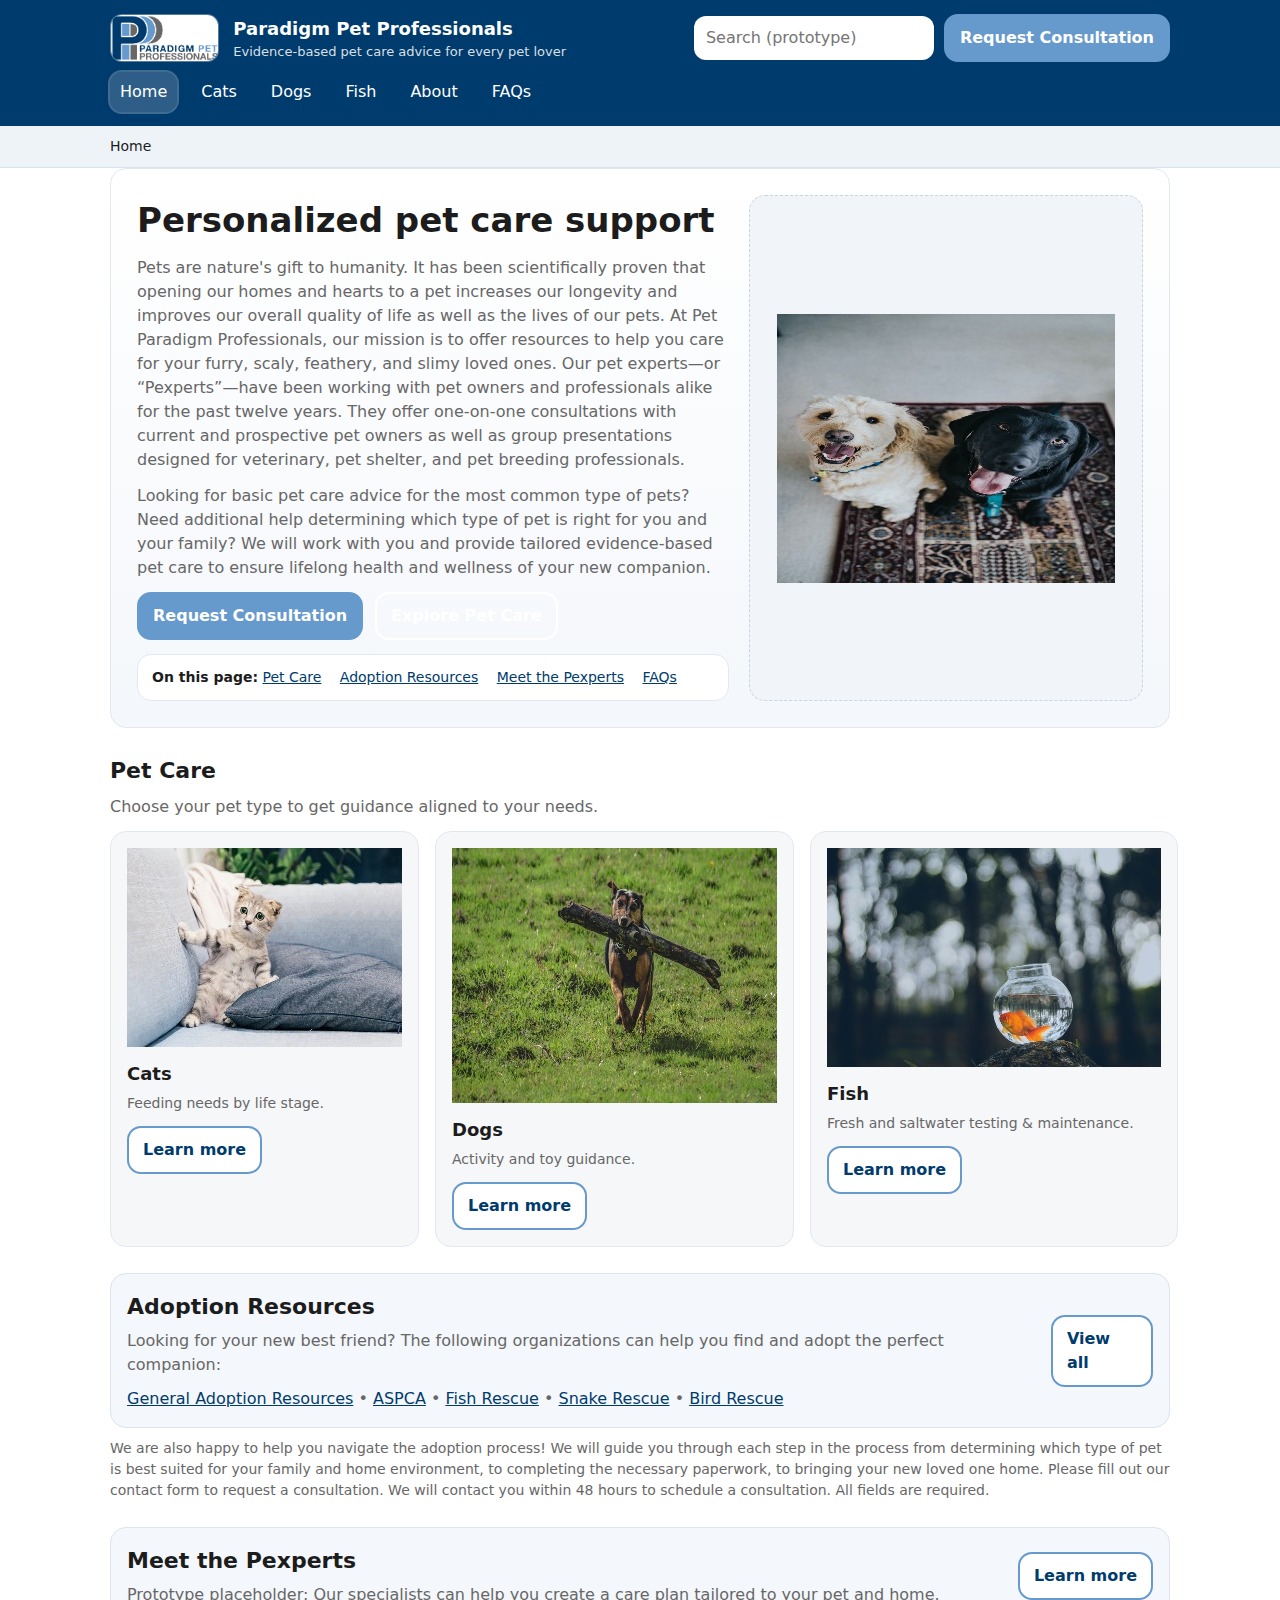
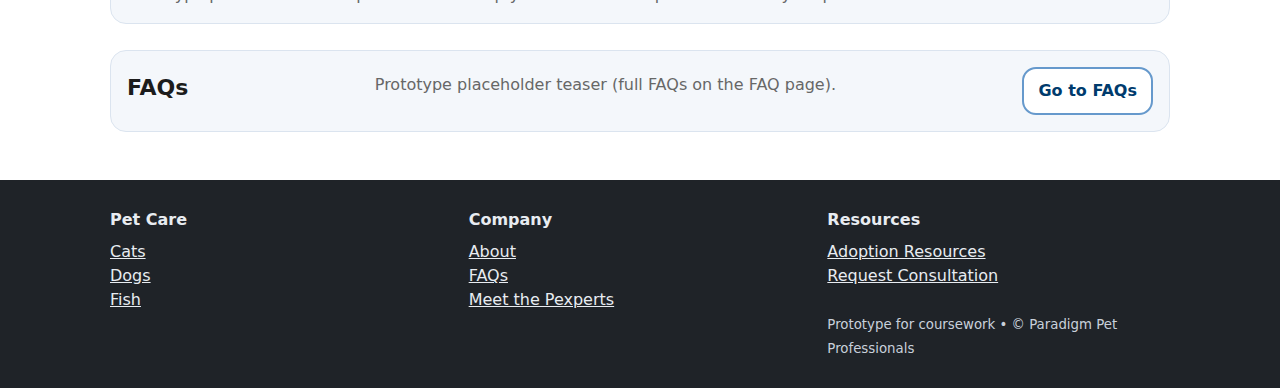
<file: index.html>
<!doctype html>
<html lang="en">
<head>
  <meta charset="utf-8">
  <meta name="viewport" content="width=device-width, initial-scale=1">
  <title>Home | Paradigm Pet Professionals</title>
  <link rel="stylesheet" href="styles.css">
</head>
<body>
<a class="skip-link" href="#main">Skip to content</a>
<header class="site-header">
  <div class="container header-row">
    <div class="brand" aria-label="Branding">
      <a class="brand" href="index.html">
        <img src="images/ppp-logo.png" alt="Paradigm Pet Professionals logo" class="logo">
      </a>
      <div>
        <h1>Paradigm Pet Professionals</h1>
        <p>Evidence-based pet care advice for every pet lover</p>
      </div>
    </div>
    <div class="actions" aria-label="Header actions">
      <input type="search" placeholder="Search (prototype)" aria-label="Search (prototype)">
      <a class="btn primary" href="contact.html">Request Consultation</a>
    </div>
  </div>
  <div class="container" style="margin-top:10px;">
    <nav class="primary nav-row" aria-label="Primary navigation">
      <a href="index.html" aria-current="page">Home</a>
      <a href="cats.html">Cats</a>
      <a href="dogs.html">Dogs</a>
      <a href="fish.html">Fish</a>
      <a href="about.html">About</a>
      <a href="faqs.html">FAQs</a>
    </nav>
  </div>
</header>
<div class="breadcrumbs" aria-label="Breadcrumbs">
  <div class="container">
    <span aria-current="page">Home</span>
  </div>
</div>
<main id="main" class="container">
<section class="hero" aria-label="Hero">
  <div>
    <h2>Personalized pet care support</h2>
    <p>Pets are nature's gift to humanity. It has been scientifically proven that opening our homes and hearts to a pet increases our longevity and improves our overall quality of life as well as the lives of our pets. At Pet Paradigm Professionals, our mission is to offer resources to help you care for your furry, scaly, feathery, and slimy loved ones. Our pet experts—or “Pexperts”—have been working with pet owners and professionals alike for the past twelve years. They offer one-on-one consultations with current and prospective pet owners as well as group presentations designed for veterinary, pet shelter, and pet breeding professionals.</p>
    <p>Looking for basic pet care advice for the most common type of pets? Need additional help determining which type of pet is right for you and your family? We will work with you and provide tailored evidence-based pet care to ensure lifelong health and wellness of your new companion.</p>
    <div class="cta" aria-label="Primary calls to action">
      <a class="btn primary" href="contact.html">Request Consultation</a>
      <a class="btn" href="#pet-care" style="color:#fff;border-color:#fff;">Explore Pet Care</a>
    </div>
    <div class="jump" aria-label="Secondary navigation (on-page)">
      <strong>On this page:</strong>
      <a href="#pet-care">Pet Care</a>
      <a href="#adoption">Adoption Resources</a>
      <a href="#pexperts">Meet the Pexperts</a>
      <a href="#faq-teaser">FAQs</a>
    </div>
  </div>
  <div class="img" aria-label="Hero image placeholder">
    <img src="images/dogs-two-smiling.jpeg"
         alt="Two dogs sitting together"
         class="hero-img">
  </div>
</section>

<section id="pet-care" class="section" aria-label="Pet Care">
  <h3>Pet Care</h3>
  <p>Choose your pet type to get guidance aligned to your needs.</p>
  <div class="cards">
    <div class="card">
      <img src="images/cat-grey-sofa.jpeg" alt="Cat relaxing" class="card-img">
      <h4>Cats</h4>
      <p class="form-note">Feeding needs by life stage.</p>
      <a class="btn" href="cats.html">Learn more</a>
    </div>
    <div class="card">
      <img src="images/dog-playing-stick.jpeg" alt="Dog playing" class="card-img">
      <h4>Dogs</h4>
      <p class="form-note">Activity and toy guidance.</p>
      <a class="btn" href="dogs.html">Learn more</a>
    </div>
    <div class="card">
      <img src="images/fish-bowl.jpeg" alt="Fish in a bowl" class="card-img">
      <h4>Fish</h4>
      <p class="form-note">Fresh and saltwater testing &amp; maintenance.</p>
      <a class="btn" href="fish.html">Learn more</a>
    </div>
  </div>
</section>

<section id="adoption" class="section" aria-label="Adoption resources">
  <div class="callout">
    <div>
      <h3 style="margin:0 0 6px;">Adoption Resources</h3>
      <p style="margin:0;color:var(--gray);">Looking for your new best friend? The following organizations can help you find and adopt the perfect companion:</p>
      <p style="margin:10px 0 0;">
        <a href="https://theshelterpetproject.org/" target="_blank" rel="noreferrer">General Adoption Resources</a> •
        <a href="https://www.aspca.org/" target="_blank" rel="noreferrer">ASPCA</a> •
        <a href="https://www.sterlingshelter.org/humane-society/koi-fish-rescue/" target="_blank" rel="noreferrer">Fish Rescue</a> •
        <a href="https://savethesnakes.org/snakerescuecall/" target="_blank" rel="noreferrer">Snake Rescue</a> •
        <a href="https://ftlob.rescuegroups.org/" target="_blank" rel="noreferrer">Bird Rescue</a>
      </p>
    </div>
    <a class="btn" href="adoption.html">View all</a>
  </div>
  <p class="form-note" style="margin-top:10px;">We are also happy to help you navigate the adoption process! We will guide you through each step in the process from determining which type of pet is best suited for your family and home environment, to completing the necessary paperwork, to bringing your new loved one home. Please fill out our contact form to request a consultation. We will contact you within 48 hours to schedule a consultation. All fields are required.</p>
</section>

<section id="pexperts" class="section" aria-label="Meet the Pexperts">
  <div class="callout">
    <div>
      <h3 style="margin:0 0 6px;">Meet the Pexperts</h3>
      <p style="margin:0;color:var(--gray);">Prototype placeholder: Our specialists can help you create a care plan tailored to your pet and home.</p>
    </div>
    <a class="btn" href="pexperts.html">Learn more</a>
  </div>
</section>

<section id="faq-teaser" class="section" aria-label="FAQ teaser">
  <div class="callout">
    <h3>FAQs</h3>
    <p>Prototype placeholder teaser (full FAQs on the FAQ page).</p>
    <a class="btn" href="faqs.html">Go to FAQs</a>
  </div>
</section>

</main>
<footer>
  <div class="container footer-grid" aria-label="Footer">
    <div>
      <h4 style="margin:0 0 8px;">Pet Care</h4>
      <a href="cats.html">Cats</a><br>
      <a href="dogs.html">Dogs</a><br>
      <a href="fish.html">Fish</a>
    </div>
    <div>
      <h4 style="margin:0 0 8px;">Company</h4>
      <a href="about.html">About</a><br>
      <a href="faqs.html">FAQs</a><br>
      <a href="pexperts.html">Meet the Pexperts</a>
    </div>
    <div>
      <h4 style="margin:0 0 8px;">Resources</h4>
      <a href="adoption.html">Adoption Resources</a><br>
      <a href="contact.html">Request Consultation</a><br><br>
      <small>Prototype for coursework • © Paradigm Pet Professionals</small>
    </div>
  </div>
</footer>
<script src="script.js"></script>
</body>
</html>
</file>
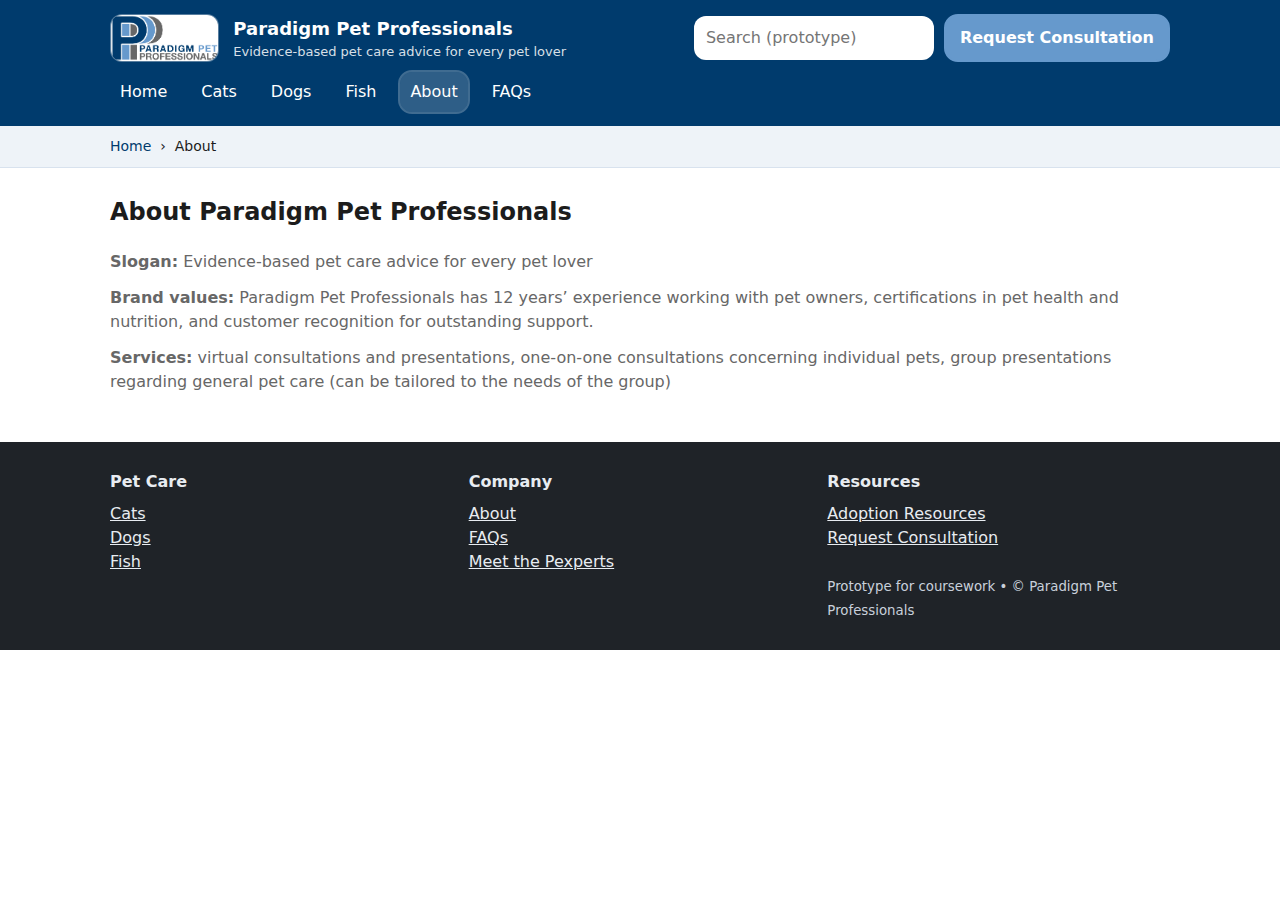
<file: about.html>
<!doctype html>
<html lang="en">
<head>
  <meta charset="utf-8">
  <meta name="viewport" content="width=device-width, initial-scale=1">
  <title>About | Paradigm Pet Professionals</title>
  <link rel="stylesheet" href="styles.css">
</head>
<body>
<a class="skip-link" href="#main">Skip to content</a>
<header class="site-header">
  <div class="container header-row">
    <div class="brand" aria-label="Branding">
      <a class="brand" href="index.html">
        <img src="images/ppp-logo.png" alt="Paradigm Pet Professionals logo" class="logo">
      </a>
      <div>
        <h1>Paradigm Pet Professionals</h1>
        <p>Evidence-based pet care advice for every pet lover</p>
      </div>
    </div>
    <div class="actions" aria-label="Header actions">
      <input type="search" placeholder="Search (prototype)" aria-label="Search (prototype)">
      <a class="btn primary" href="contact.html">Request Consultation</a>
    </div>
  </div>
  <div class="container" style="margin-top:10px;">
    <nav class="primary nav-row" aria-label="Primary navigation">
      <a href="index.html">Home</a>
      <a href="cats.html">Cats</a>
      <a href="dogs.html">Dogs</a>
      <a href="fish.html">Fish</a>
      <a href="about.html" aria-current="page">About</a>
      <a href="faqs.html">FAQs</a>
    </nav>
  </div>
</header>
<div class="breadcrumbs" aria-label="Breadcrumbs">
  <div class="container">
    <a href="index.html">Home</a> &nbsp;›&nbsp; <span aria-current="page">About</span>
  </div>
</div>
<main id="main" class="container">
<section class="section">
  <h2>About Paradigm Pet Professionals</h2>
  <p><strong>Slogan:</strong> Evidence-based pet care advice for every pet lover</p>
  <p><strong>Brand values:</strong> Paradigm Pet Professionals has 12 years’ experience working with pet owners, certifications in pet health and nutrition, and customer recognition for outstanding support.</p>
  <p><strong>Services:</strong> virtual consultations and presentations, one-on-one consultations concerning individual pets, group presentations regarding general pet care (can be tailored to the needs of the group)</p>
</section>
</main>
<footer>
  <div class="container footer-grid" aria-label="Footer">
    <div>
      <h4 style="margin:0 0 8px;">Pet Care</h4>
      <a href="cats.html">Cats</a><br>
      <a href="dogs.html">Dogs</a><br>
      <a href="fish.html">Fish</a>
    </div>
    <div>
      <h4 style="margin:0 0 8px;">Company</h4>
      <a href="about.html">About</a><br>
      <a href="faqs.html">FAQs</a><br>
      <a href="pexperts.html">Meet the Pexperts</a>
    </div>
    <div>
      <h4 style="margin:0 0 8px;">Resources</h4>
      <a href="adoption.html">Adoption Resources</a><br>
      <a href="contact.html">Request Consultation</a><br><br>
      <small>Prototype for coursework • © Paradigm Pet Professionals</small>
    </div>
  </div>
</footer>
<script src="script.js"></script>
</body>
</html>
</file>
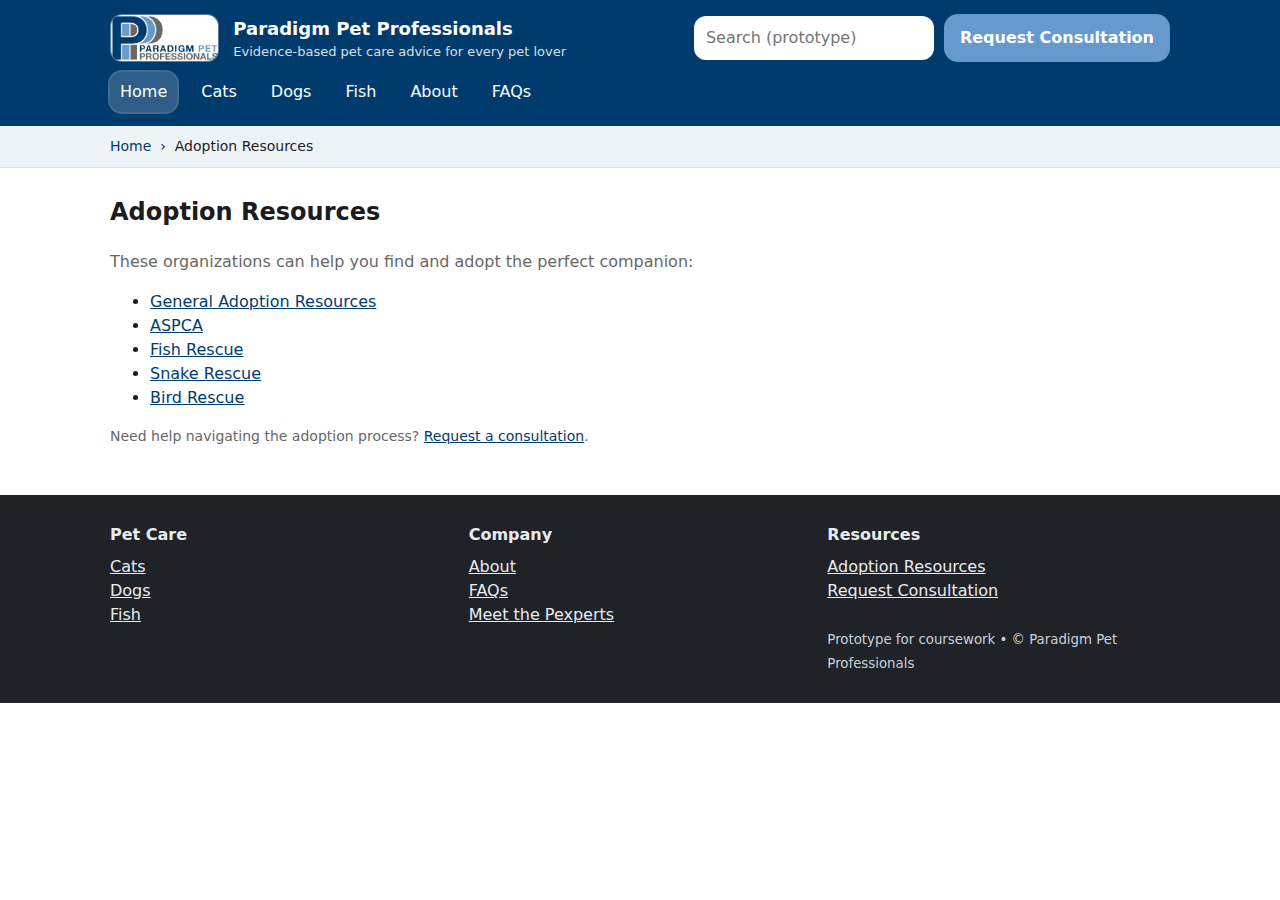
<file: adoption.html>
<!doctype html>
<html lang="en">
<head>
  <meta charset="utf-8">
  <meta name="viewport" content="width=device-width, initial-scale=1">
  <title>Adoption Resources | Paradigm Pet Professionals</title>
  <link rel="stylesheet" href="styles.css">
</head>
<body>
<a class="skip-link" href="#main">Skip to content</a>
<header class="site-header">
  <div class="container header-row">
    <div class="brand" aria-label="Branding">
      <a class="brand" href="index.html">
        <img src="images/ppp-logo.png" alt="Paradigm Pet Professionals logo" class="logo">
      </a>
      <div>
        <h1>Paradigm Pet Professionals</h1>
        <p>Evidence-based pet care advice for every pet lover</p>
      </div>
    </div>
    <div class="actions" aria-label="Header actions">
      <input type="search" placeholder="Search (prototype)" aria-label="Search (prototype)">
      <a class="btn primary" href="contact.html">Request Consultation</a>
    </div>
  </div>
  <div class="container" style="margin-top:10px;">
    <nav class="primary nav-row" aria-label="Primary navigation">
      <a href="index.html" aria-current="page">Home</a>
      <a href="cats.html">Cats</a>
      <a href="dogs.html">Dogs</a>
      <a href="fish.html">Fish</a>
      <a href="about.html">About</a>
      <a href="faqs.html">FAQs</a>
    </nav>
  </div>
</header>
<div class="breadcrumbs" aria-label="Breadcrumbs">
  <div class="container">
    <a href="index.html">Home</a> &nbsp;›&nbsp; <span aria-current="page">Adoption Resources</span>
  </div>
</div>
<main id="main" class="container">
<section class="section">
  <h2>Adoption Resources</h2>
  <p>These organizations can help you find and adopt the perfect companion:</p>
  <ul>
    <li><a href="https://theshelterpetproject.org/" target="_blank" rel="noreferrer">General Adoption Resources</a></li>
    <li><a href="https://www.aspca.org/" target="_blank" rel="noreferrer">ASPCA</a></li>
    <li><a href="https://www.sterlingshelter.org/humane-society/koi-fish-rescue/" target="_blank" rel="noreferrer">Fish Rescue</a></li>
    <li><a href="https://savethesnakes.org/snakerescuecall/" target="_blank" rel="noreferrer">Snake Rescue</a></li>
    <li><a href="https://ftlob.rescuegroups.org/" target="_blank" rel="noreferrer">Bird Rescue</a></li>
  </ul>
  <p class="form-note">Need help navigating the adoption process? <a href="contact.html">Request a consultation</a>.</p>
</section>
</main>
<footer>
  <div class="container footer-grid" aria-label="Footer">
    <div>
      <h4 style="margin:0 0 8px;">Pet Care</h4>
      <a href="cats.html">Cats</a><br>
      <a href="dogs.html">Dogs</a><br>
      <a href="fish.html">Fish</a>
    </div>
    <div>
      <h4 style="margin:0 0 8px;">Company</h4>
      <a href="about.html">About</a><br>
      <a href="faqs.html">FAQs</a><br>
      <a href="pexperts.html">Meet the Pexperts</a>
    </div>
    <div>
      <h4 style="margin:0 0 8px;">Resources</h4>
      <a href="adoption.html">Adoption Resources</a><br>
      <a href="contact.html">Request Consultation</a><br><br>
      <small>Prototype for coursework • © Paradigm Pet Professionals</small>
    </div>
  </div>
</footer>
<script src="script.js"></script>
</body>
</html>
</file>
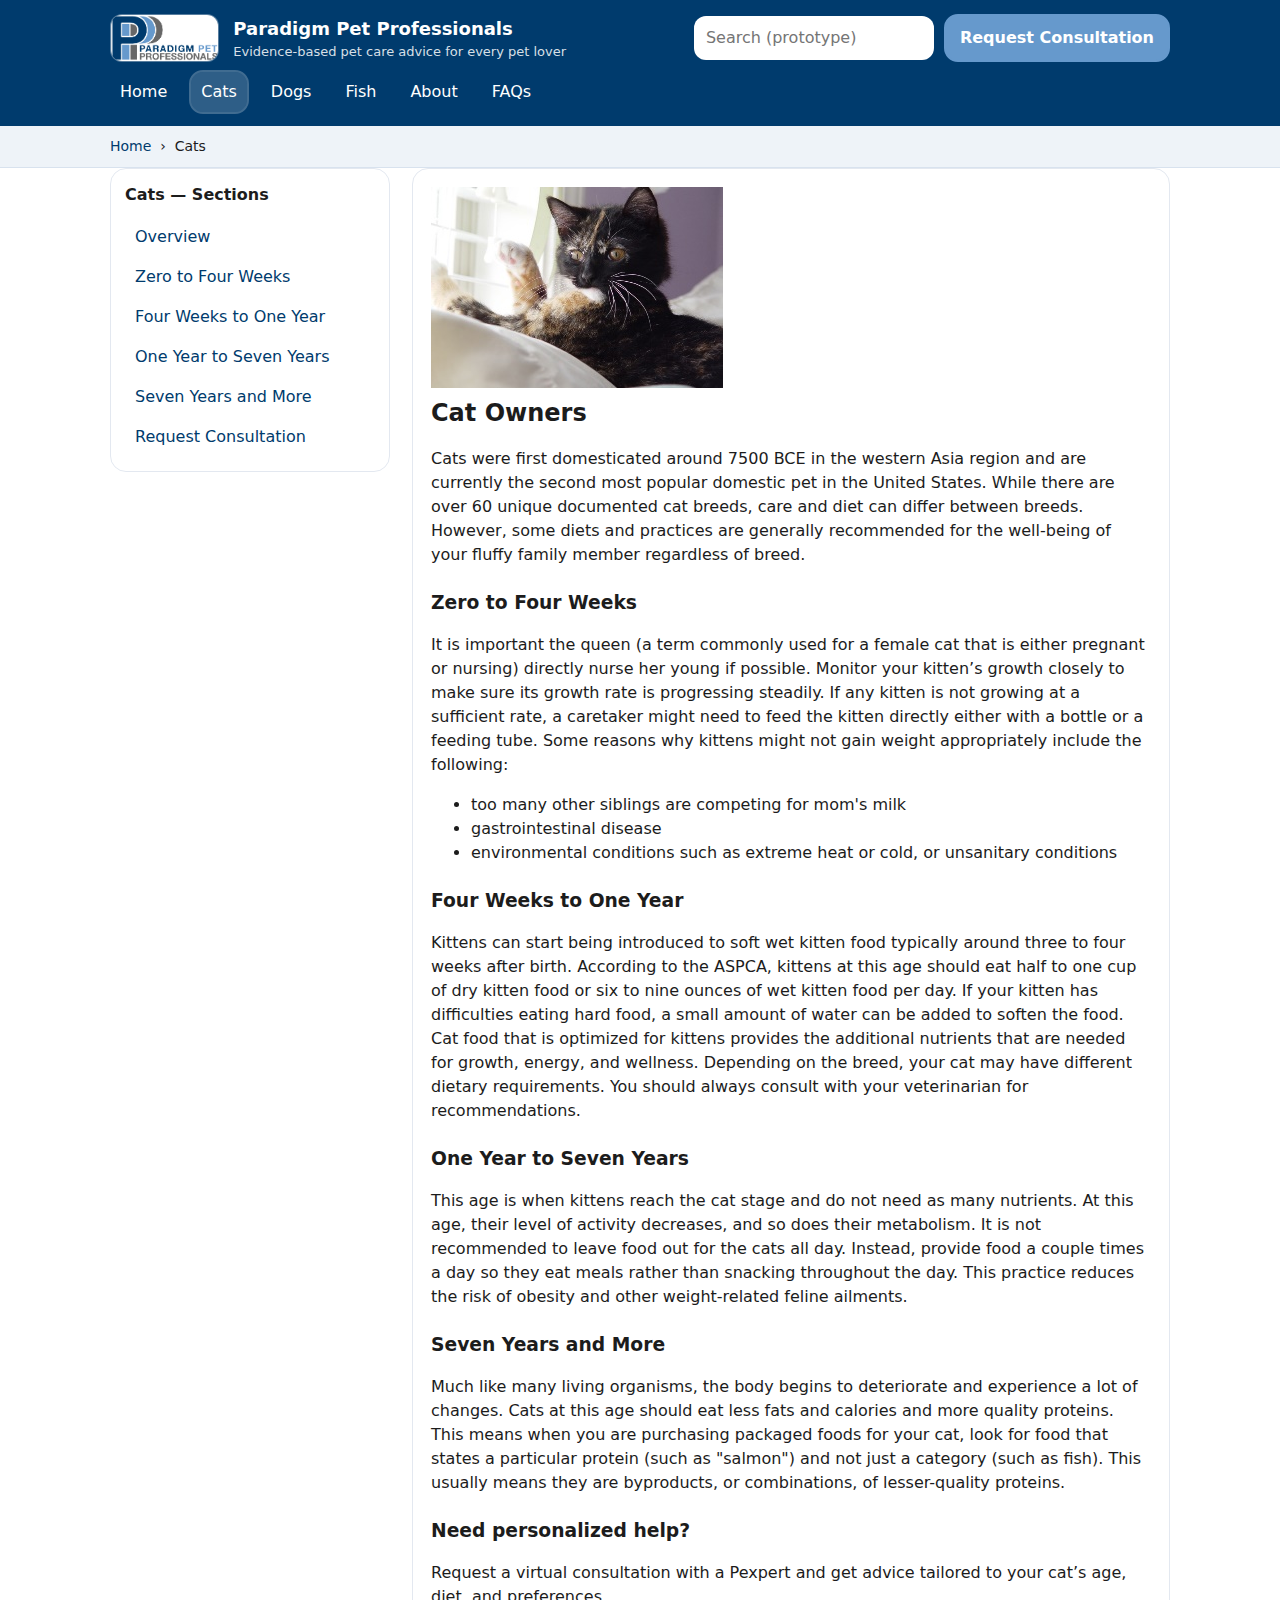
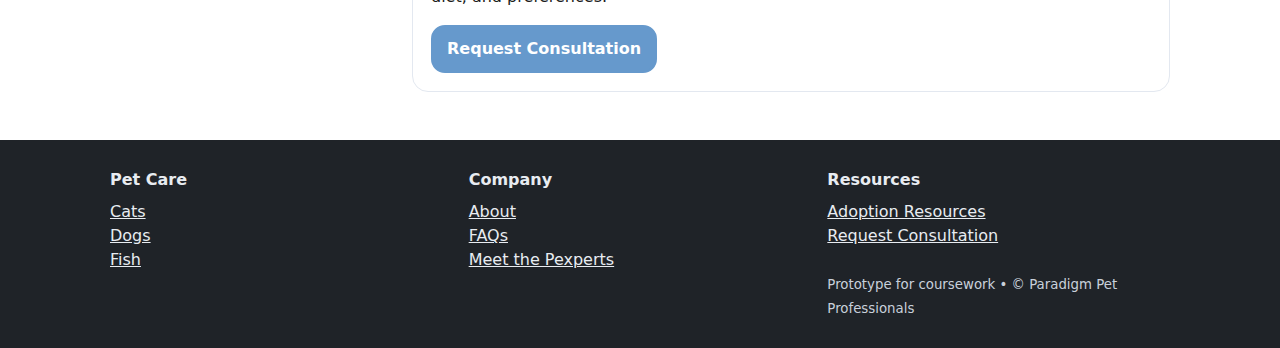
<file: cats.html>
<!doctype html>
<html lang="en">
<head>
  <meta charset="utf-8">
  <meta name="viewport" content="width=device-width, initial-scale=1">
  <title>Cat Owners | Paradigm Pet Professionals</title>
  <link rel="stylesheet" href="styles.css">
</head>
<body>
<a class="skip-link" href="#main">Skip to content</a>
<header class="site-header">
  <div class="container header-row">
    <div class="brand" aria-label="Branding">
      <a class="brand" href="index.html">
        <img src="images/ppp-logo.png" alt="Paradigm Pet Professionals logo" class="logo">
      </a>
      <div>
        <h1>Paradigm Pet Professionals</h1>
        <p>Evidence-based pet care advice for every pet lover</p>
      </div>
    </div>
    <div class="actions" aria-label="Header actions">
      <input type="search" placeholder="Search (prototype)" aria-label="Search (prototype)">
      <a class="btn primary" href="contact.html">Request Consultation</a>
    </div>
  </div>
  <div class="container" style="margin-top:10px;">
    <nav class="primary nav-row" aria-label="Primary navigation">
      <a href="index.html">Home</a>
      <a href="cats.html" aria-current="page">Cats</a>
      <a href="dogs.html">Dogs</a>
      <a href="fish.html">Fish</a>
      <a href="about.html">About</a>
      <a href="faqs.html">FAQs</a>
    </nav>
  </div>
</header>
<div class="breadcrumbs" aria-label="Breadcrumbs">
  <div class="container">
    <a href="index.html">Home</a> &nbsp;›&nbsp; <span aria-current="page">Cats</span>
  </div>
</div>
<main id="main" class="container">
<div class="two-col">
  <aside class="sidenav" aria-label="Secondary navigation (Cats)">
    <h4>Cats — Sections</h4>
    <a href="#intro">Overview</a>
    <a href="#0-4">Zero to Four Weeks</a>
    <a href="#4-1">Four Weeks to One Year</a>
    <a href="#1-7">One Year to Seven Years</a>
    <a href="#7plus">Seven Years and More</a>
    <a href="#cta">Request Consultation</a>
  </aside>

  <article aria-label="Cat owners content">
    <section class="page-hero">
      <img src="images/cat-sunlight.jpeg" alt="Cat in sunlight" class="page-hero-img">
    </section>
    <h2 id="intro">Cat Owners</h2>
    <p>Cats were first domesticated around 7500 BCE in the western Asia region and are currently the second most popular domestic pet in the United States. While there are over 60 unique documented cat breeds, care and diet can differ between breeds. However, some diets and practices are generally recommended for the well-being of your fluffy family member regardless of breed.</p>

    <h3 id="0-4">Zero to Four Weeks</h3>
    <p>It is important the queen (a term commonly used for a female cat that is either pregnant or nursing) directly nurse her young if possible. Monitor your kitten’s growth closely to make sure its growth rate is progressing steadily. If any kitten is not growing at a sufficient rate, a caretaker might need to feed the kitten directly either with a bottle or a feeding tube. Some reasons why kittens might not gain weight appropriately include the following:</p>
    <ul>
      <li>too many other siblings are competing for mom's milk</li>
      <li>gastrointestinal disease</li>
      <li>environmental conditions such as extreme heat or cold, or unsanitary conditions</li>
    </ul>

    <h3 id="4-1">Four Weeks to One Year</h3>
    <p>Kittens can start being introduced to soft wet kitten food typically around three to four weeks after birth. According to the ASPCA, kittens at this age should eat half to one cup of dry kitten food or six to nine ounces of wet kitten food per day. If your kitten has difficulties eating hard food, a small amount of water can be added to soften the food. Cat food that is optimized for kittens provides the additional nutrients that are needed for growth, energy, and wellness. Depending on the breed, your cat may have different dietary requirements. You should always consult with your veterinarian for recommendations.</p>

    <h3 id="1-7">One Year to Seven Years</h3>
    <p>This age is when kittens reach the cat stage and do not need as many nutrients. At this age, their level of activity decreases, and so does their metabolism. It is not recommended to leave food out for the cats all day. Instead, provide food a couple times a day so they eat meals rather than snacking throughout the day. This practice reduces the risk of obesity and other weight-related feline ailments.</p>

    <h3 id="7plus">Seven Years and More</h3>
    <p>Much like many living organisms, the body begins to deteriorate and experience a lot of changes. Cats at this age should eat less fats and calories and more quality proteins. This means when you are purchasing packaged foods for your cat, look for food that states a particular protein (such as "salmon") and not just a category (such as fish). This usually means they are byproducts, or combinations, of lesser-quality proteins.</p>

    <h3 id="cta">Need personalized help?</h3>
    <p>Request a virtual consultation with a Pexpert and get advice tailored to your cat’s age, diet, and preferences.</p>
    <a class="btn primary" href="contact.html">Request Consultation</a>
  </article>
</div>

</main>
<footer>
  <div class="container footer-grid" aria-label="Footer">
    <div>
      <h4 style="margin:0 0 8px;">Pet Care</h4>
      <a href="cats.html">Cats</a><br>
      <a href="dogs.html">Dogs</a><br>
      <a href="fish.html">Fish</a>
    </div>
    <div>
      <h4 style="margin:0 0 8px;">Company</h4>
      <a href="about.html">About</a><br>
      <a href="faqs.html">FAQs</a><br>
      <a href="pexperts.html">Meet the Pexperts</a>
    </div>
    <div>
      <h4 style="margin:0 0 8px;">Resources</h4>
      <a href="adoption.html">Adoption Resources</a><br>
      <a href="contact.html">Request Consultation</a><br><br>
      <small>Prototype for coursework • © Paradigm Pet Professionals</small>
    </div>
  </div>
</footer>
<script src="script.js"></script>
</body>
</html>
</file>
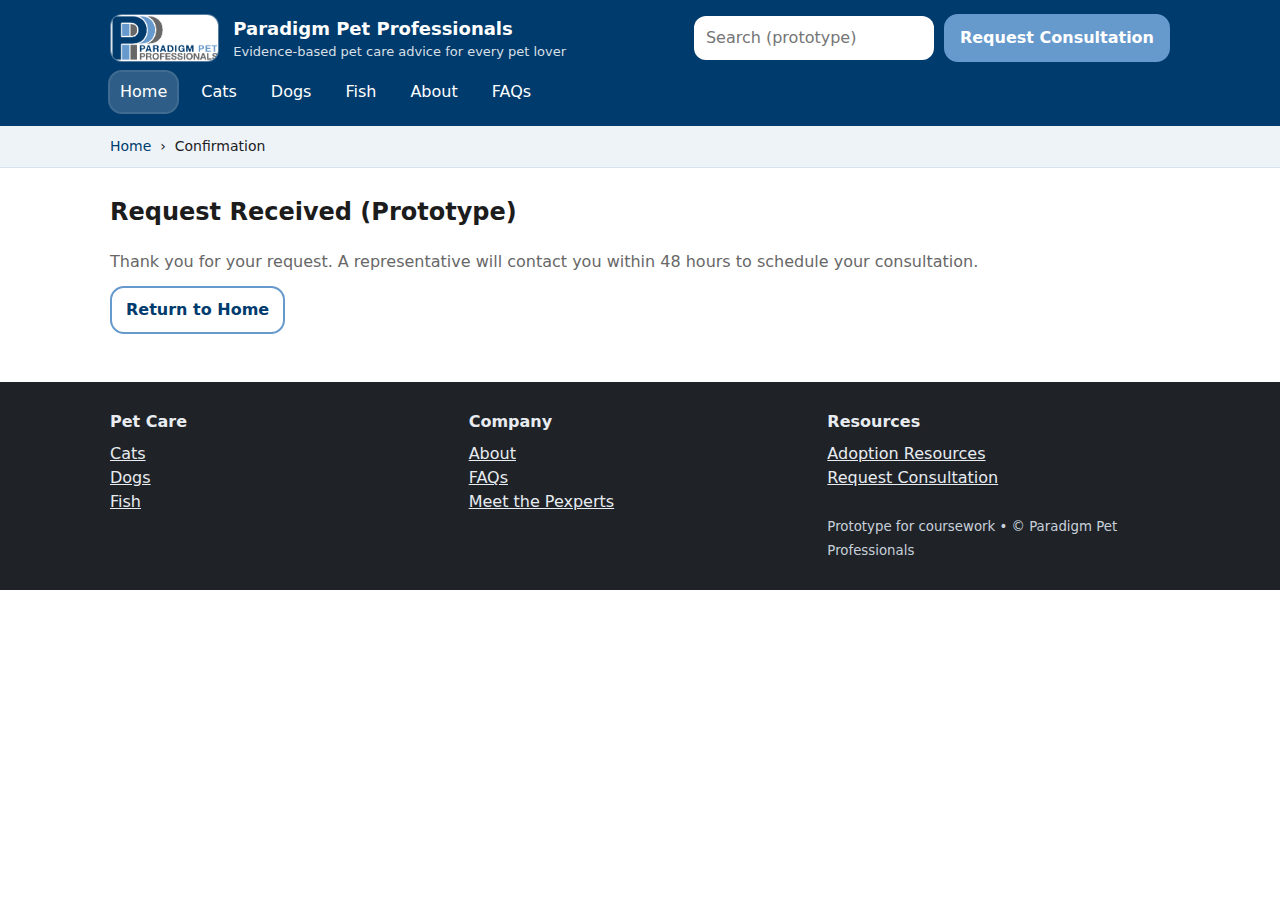
<file: confirmation.html>
<!doctype html>
<html lang="en">
<head>
  <meta charset="utf-8">
  <meta name="viewport" content="width=device-width, initial-scale=1">
  <title>Confirmation | Paradigm Pet Professionals</title>
  <link rel="stylesheet" href="styles.css">
</head>
<body>
<a class="skip-link" href="#main">Skip to content</a>
<header class="site-header">
  <div class="container header-row">
    <div class="brand" aria-label="Branding">
      <a class="brand" href="index.html">
        <img src="images/ppp-logo.png" alt="Paradigm Pet Professionals logo" class="logo">
      </a>
      <div>
        <h1>Paradigm Pet Professionals</h1>
        <p>Evidence-based pet care advice for every pet lover</p>
      </div>
    </div>
    <div class="actions" aria-label="Header actions">
      <input type="search" placeholder="Search (prototype)" aria-label="Search (prototype)">
      <a class="btn primary" href="contact.html">Request Consultation</a>
    </div>
  </div>
  <div class="container" style="margin-top:10px;">
    <nav class="primary nav-row" aria-label="Primary navigation">
      <a href="index.html" aria-current="page">Home</a>
      <a href="cats.html">Cats</a>
      <a href="dogs.html">Dogs</a>
      <a href="fish.html">Fish</a>
      <a href="about.html">About</a>
      <a href="faqs.html">FAQs</a>
    </nav>
  </div>
</header>
<div class="breadcrumbs" aria-label="Breadcrumbs">
  <div class="container">
    <a href="index.html">Home</a> &nbsp;›&nbsp; <span aria-current="page">Confirmation</span>
  </div>
</div>
<main id="main" class="container">
<section class="section">
  <h2>Request Received (Prototype)</h2>
  <p>Thank you for your request. A representative will contact you within 48 hours to schedule your consultation.</p>
  <a class="btn" href="index.html" style="color:var(--midnight);background:#fff;">Return to Home</a>
</section>
</main>
<footer>
  <div class="container footer-grid" aria-label="Footer">
    <div>
      <h4 style="margin:0 0 8px;">Pet Care</h4>
      <a href="cats.html">Cats</a><br>
      <a href="dogs.html">Dogs</a><br>
      <a href="fish.html">Fish</a>
    </div>
    <div>
      <h4 style="margin:0 0 8px;">Company</h4>
      <a href="about.html">About</a><br>
      <a href="faqs.html">FAQs</a><br>
      <a href="pexperts.html">Meet the Pexperts</a>
    </div>
    <div>
      <h4 style="margin:0 0 8px;">Resources</h4>
      <a href="adoption.html">Adoption Resources</a><br>
      <a href="contact.html">Request Consultation</a><br><br>
      <small>Prototype for coursework • © Paradigm Pet Professionals</small>
    </div>
  </div>
</footer>
<script src="script.js"></script>
</body>
</html>
</file>
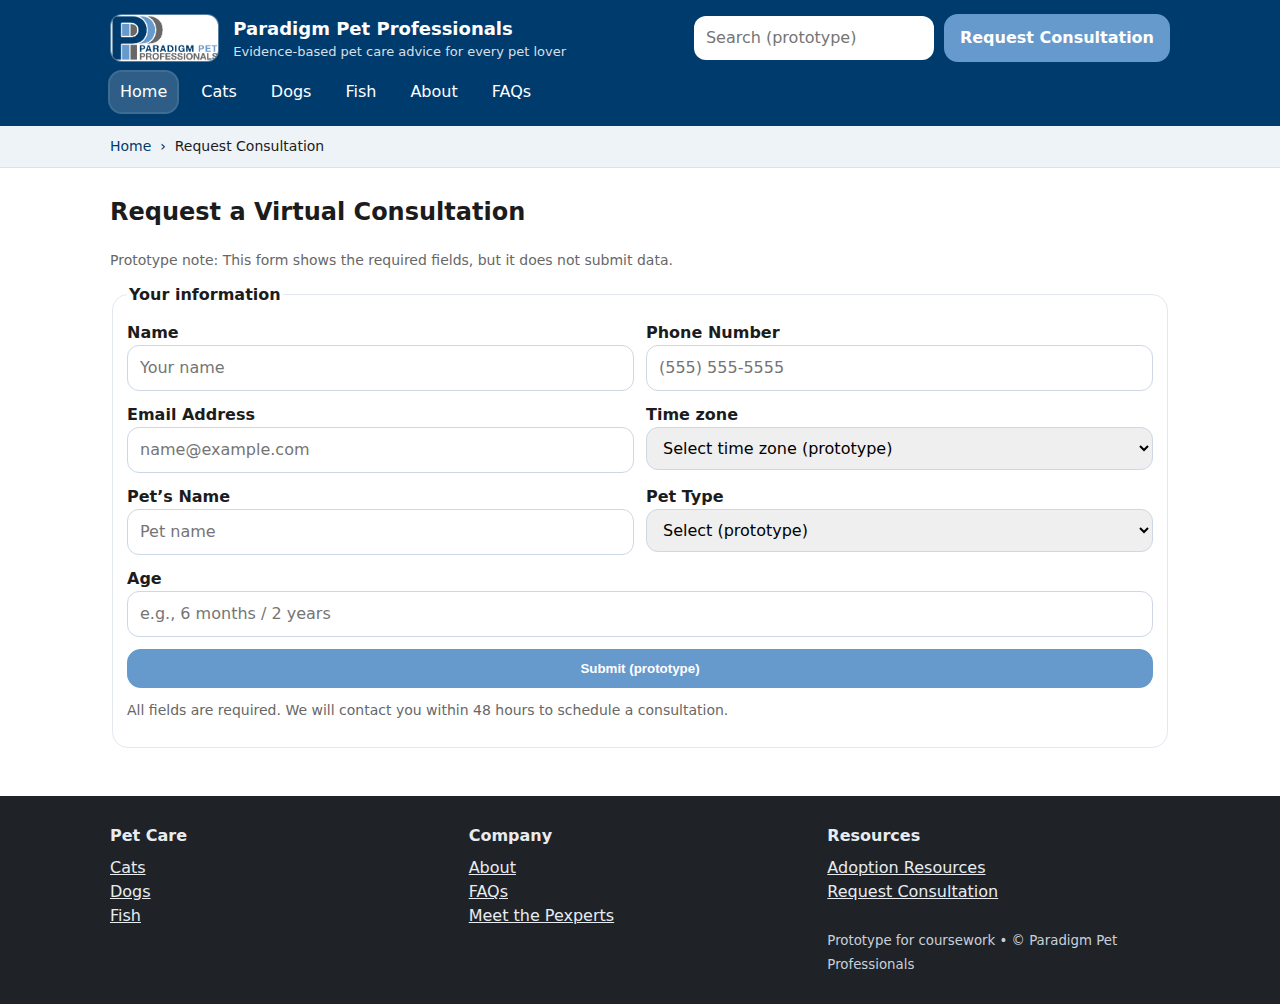
<file: contact.html>
<!doctype html>
<html lang="en">
<head>
  <meta charset="utf-8">
  <meta name="viewport" content="width=device-width, initial-scale=1">
  <title>Request Consultation | Paradigm Pet Professionals</title>
  <link rel="stylesheet" href="styles.css">
</head>
<body>
<a class="skip-link" href="#main">Skip to content</a>
<header class="site-header">
  <div class="container header-row">
    <div class="brand" aria-label="Branding">
      <a class="brand" href="index.html">
        <img src="images/ppp-logo.png" alt="Paradigm Pet Professionals logo" class="logo">
      </a>
      <div>
        <h1>Paradigm Pet Professionals</h1>
        <p>Evidence-based pet care advice for every pet lover</p>
      </div>
    </div>
    <div class="actions" aria-label="Header actions">
      <input type="search" placeholder="Search (prototype)" aria-label="Search (prototype)">
      <a class="btn primary" href="contact.html">Request Consultation</a>
    </div>
  </div>
  <div class="container" style="margin-top:10px;">
    <nav class="primary nav-row" aria-label="Primary navigation">
      <a href="index.html" aria-current="page">Home</a>
      <a href="cats.html">Cats</a>
      <a href="dogs.html">Dogs</a>
      <a href="fish.html">Fish</a>
      <a href="about.html">About</a>
      <a href="faqs.html">FAQs</a>
    </nav>
  </div>
</header>
<div class="breadcrumbs" aria-label="Breadcrumbs">
  <div class="container">
    <a href="index.html">Home</a> &nbsp;›&nbsp; <span aria-current="page">Request Consultation</span>
  </div>
</div>
<main id="main" class="container">
<section class="section">
  <h2>Request a Virtual Consultation</h2>
  <p class="form-note">Prototype note: This form shows the required fields, but it does not submit data.</p>

  <fieldset>
    <legend>Your information</legend>
    <form aria-label="Consultation request form (prototype)">
      <div class="form-row">
        <div>
          <label for="name">Name</label>
          <input id="name" name="name" type="text" placeholder="Your name" required>
        </div>
        <div>
          <label for="phone">Phone Number</label>
          <input id="phone" name="phone" type="tel" placeholder="(555) 555-5555" required>
        </div>
      </div>

      <div class="form-row">
        <div>
          <label for="email">Email Address</label>
          <input id="email" name="email" type="email" placeholder="name@example.com" required>
        </div>
        <div>
          <label for="tz">Time zone</label>
          <select id="tz" name="timezone" required>
            <option value="">Select time zone (prototype)</option>
            <option>Eastern (ET)</option>
            <option>Central (CT)</option>
            <option>Mountain (MT)</option>
            <option>Pacific (PT)</option>
          </select>
        </div>
      </div>

      <div class="form-row">
        <div>
          <label for="petName">Pet’s Name</label>
          <input id="petName" name="petName" type="text" placeholder="Pet name" required>
        </div>
        <div>
          <label for="petType">Pet Type</label>
          <select id="petType" name="petType" required>
            <option value="">Select (prototype)</option>
            <option>Cat</option>
            <option>Dog</option>
            <option>Fish</option>
            <option>Bird</option>
            <option>Small animal</option>
          </select>
        </div>
      </div>

      <div>
        <label for="age">Age</label>
        <input id="age" name="age" type="text" placeholder="e.g., 6 months / 2 years" required>
      </div>

      <button type="button" class="btn primary" onclick="window.location.href='confirmation.html'" style="cursor:pointer;">
        Submit (prototype)
      </button>

      <p class="form-note">All fields are required. We will contact you within 48 hours to schedule a consultation.</p>
    </form>
  </fieldset>
</section>

</main>
<footer>
  <div class="container footer-grid" aria-label="Footer">
    <div>
      <h4 style="margin:0 0 8px;">Pet Care</h4>
      <a href="cats.html">Cats</a><br>
      <a href="dogs.html">Dogs</a><br>
      <a href="fish.html">Fish</a>
    </div>
    <div>
      <h4 style="margin:0 0 8px;">Company</h4>
      <a href="about.html">About</a><br>
      <a href="faqs.html">FAQs</a><br>
      <a href="pexperts.html">Meet the Pexperts</a>
    </div>
    <div>
      <h4 style="margin:0 0 8px;">Resources</h4>
      <a href="adoption.html">Adoption Resources</a><br>
      <a href="contact.html">Request Consultation</a><br><br>
      <small>Prototype for coursework • © Paradigm Pet Professionals</small>
    </div>
  </div>
</footer>
<script src="script.js"></script>
</body>
</html>
</file>
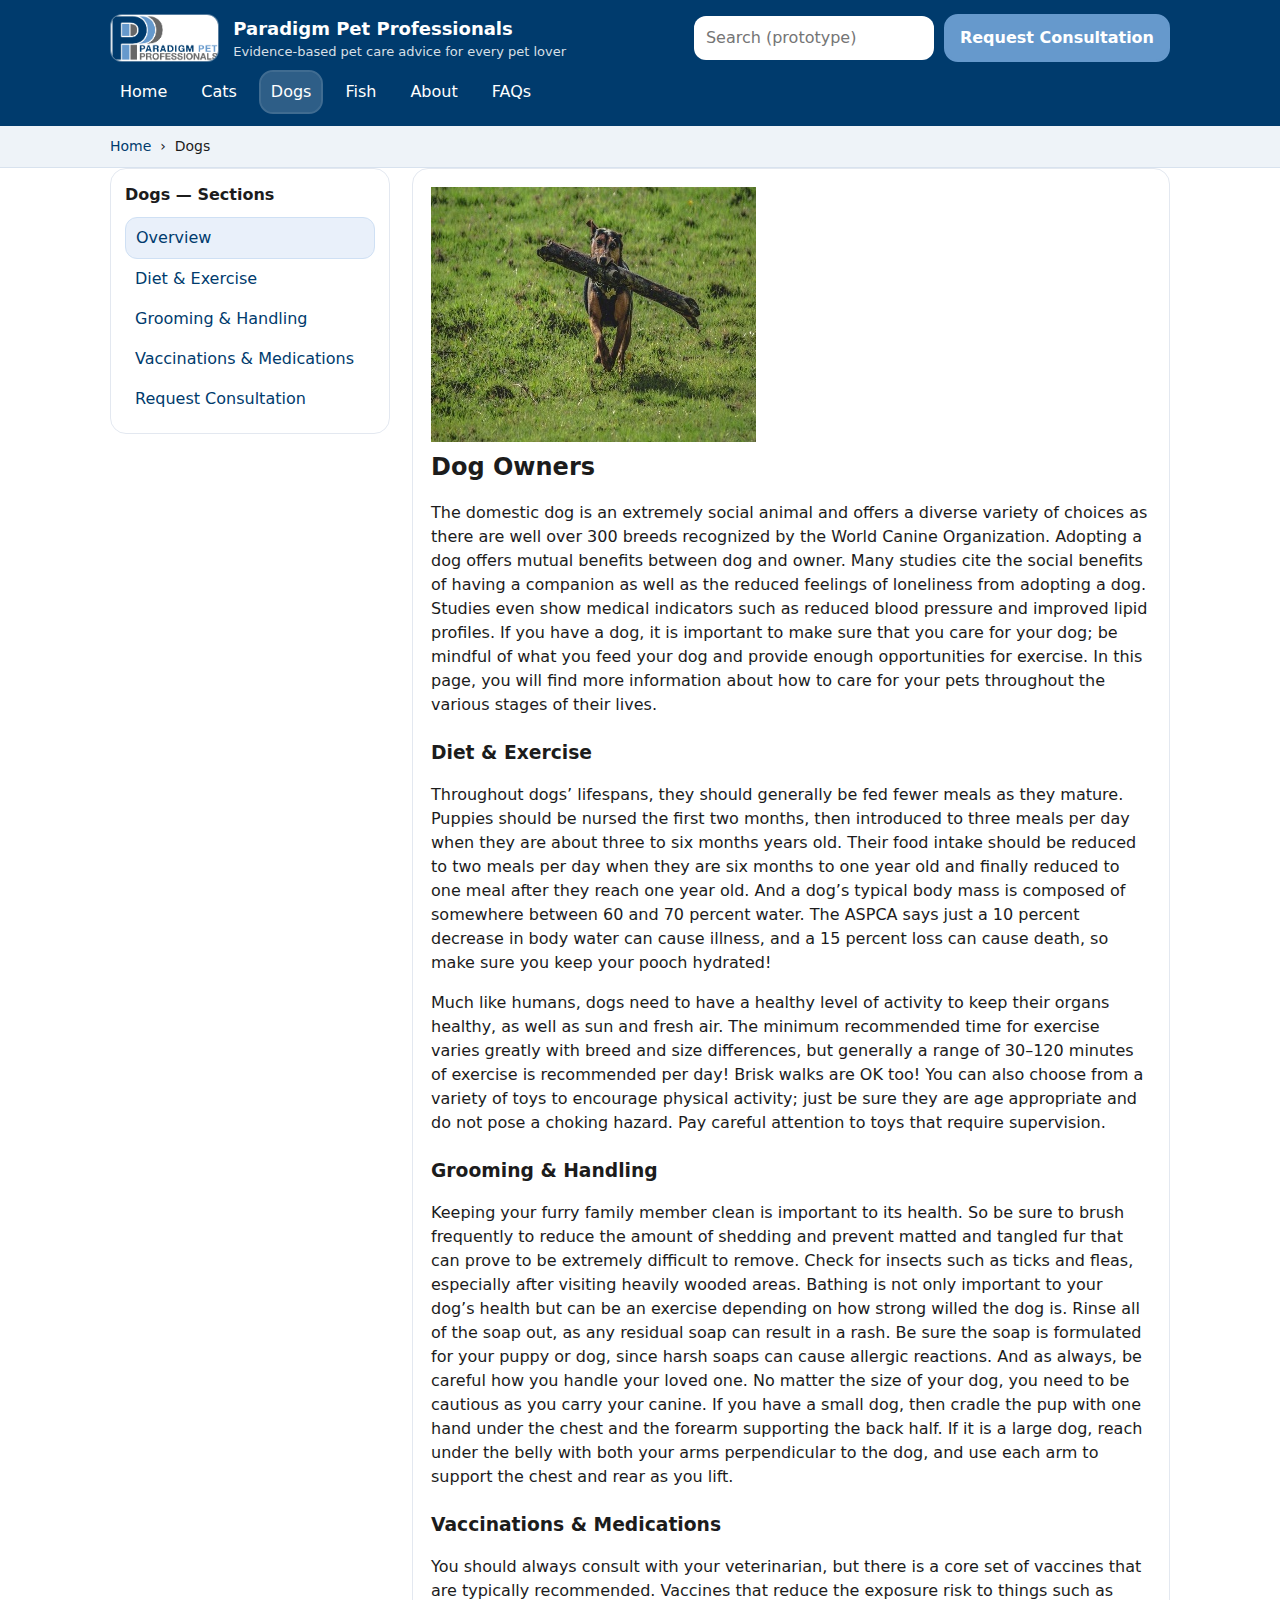
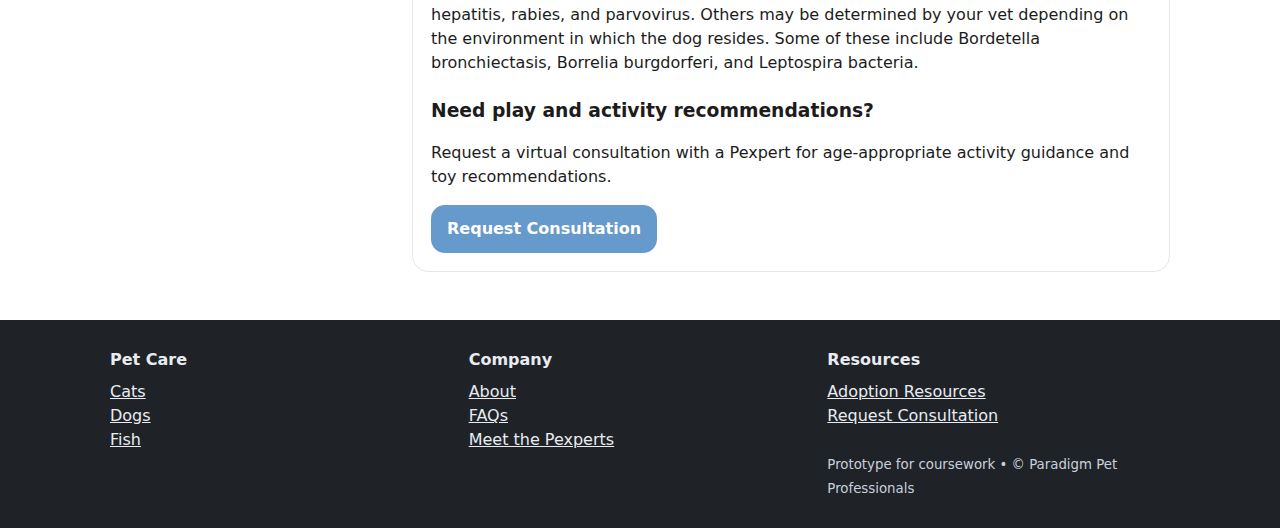
<file: dogs.html>
<!doctype html>
<html lang="en">
<head>
  <meta charset="utf-8">
  <meta name="viewport" content="width=device-width, initial-scale=1">
  <title>Dog Owners | Paradigm Pet Professionals</title>
  <link rel="stylesheet" href="styles.css">
</head>
<body>
<a class="skip-link" href="#main">Skip to content</a>
<header class="site-header">
  <div class="container header-row">
    <div class="brand" aria-label="Branding">
      <a class="brand" href="index.html">
        <img src="images/ppp-logo.png" alt="Paradigm Pet Professionals logo" class="logo">
      </a>
      <div>
        <h1>Paradigm Pet Professionals</h1>
        <p>Evidence-based pet care advice for every pet lover</p>
      </div>
    </div>
    <div class="actions" aria-label="Header actions">
      <input type="search" placeholder="Search (prototype)" aria-label="Search (prototype)">
      <a class="btn primary" href="contact.html">Request Consultation</a>
    </div>
  </div>
  <div class="container" style="margin-top:10px;">
    <nav class="primary nav-row" aria-label="Primary navigation">
      <a href="index.html">Home</a>
      <a href="cats.html">Cats</a>
      <a href="dogs.html" aria-current="page">Dogs</a>
      <a href="fish.html">Fish</a>
      <a href="about.html">About</a>
      <a href="faqs.html">FAQs</a>
    </nav>
  </div>
</header>
<div class="breadcrumbs" aria-label="Breadcrumbs">
  <div class="container">
    <a href="index.html">Home</a> &nbsp;›&nbsp; <span aria-current="page">Dogs</span>
  </div>
</div>
<main id="main" class="container">
<div class="two-col">
  <aside class="sidenav" aria-label="Secondary navigation (Dogs)">
    <h4>Dogs — Sections</h4>
    <a href="#intro">Overview</a>
    <a href="#diet">Diet &amp; Exercise</a>
    <a href="#groom">Grooming &amp; Handling</a>
    <a href="#vax">Vaccinations &amp; Medications</a>
    <a href="#cta">Request Consultation</a>
  </aside>

  <article aria-label="Dog owners content">
    <section class="page-hero">
      <img src="images/dog-playing-stick.jpeg" alt="Dog playing with a stick" class="page-hero-img">
    </section>
    <h2 id="intro">Dog Owners</h2>
    <p>The domestic dog is an extremely social animal and offers a diverse variety of choices as there are well over 300 breeds recognized by the World Canine Organization. Adopting a dog offers mutual benefits between dog and owner. Many studies cite the social benefits of having a companion as well as the reduced feelings of loneliness from adopting a dog. Studies even show medical indicators such as reduced blood pressure and improved lipid profiles. If you have a dog, it is important to make sure that you care for your dog; be mindful of what you feed your dog and provide enough opportunities for exercise. In this page, you will find more information about how to care for your pets throughout the various stages of their lives.</p>

    <h3 id="diet">Diet &amp; Exercise</h3>
    <p>Throughout dogs’ lifespans, they should generally be fed fewer meals as they mature. Puppies should be nursed the first two months, then introduced to three meals per day when they are about three to six months years old. Their food intake should be reduced to two meals per day when they are six months to one year old and finally reduced to one meal after they reach one year old. And a dog’s typical body mass is composed of somewhere between 60 and 70 percent water. The ASPCA says just a 10 percent decrease in body water can cause illness, and a 15 percent loss can cause death, so make sure you keep your pooch hydrated!</p>
    <p>Much like humans, dogs need to have a healthy level of activity to keep their organs healthy, as well as sun and fresh air. The minimum recommended time for exercise varies greatly with breed and size differences, but generally a range of 30–120 minutes of exercise is recommended per day! Brisk walks are OK too! You can also choose from a variety of toys to encourage physical activity; just be sure they are age appropriate and do not pose a choking hazard. Pay careful attention to toys that require supervision.</p>

    <h3 id="groom">Grooming &amp; Handling</h3>
    <p>Keeping your furry family member clean is important to its health. So be sure to brush frequently to reduce the amount of shedding and prevent matted and tangled fur that can prove to be extremely difficult to remove. Check for insects such as ticks and fleas, especially after visiting heavily wooded areas. Bathing is not only important to your dog’s health but can be an exercise depending on how strong willed the dog is. Rinse all of the soap out, as any residual soap can result in a rash. Be sure the soap is formulated for your puppy or dog, since harsh soaps can cause allergic reactions. And as always, be careful how you handle your loved one. No matter the size of your dog, you need to be cautious as you carry your canine. If you have a small dog, then cradle the pup with one hand under the chest and the forearm supporting the back half. If it is a large dog, reach under the belly with both your arms perpendicular to the dog, and use each arm to support the chest and rear as you lift.</p>

    <h3 id="vax">Vaccinations &amp; Medications</h3>
    <p>You should always consult with your veterinarian, but there is a core set of vaccines that are typically recommended. Vaccines that reduce the exposure risk to things such as hepatitis, rabies, and parvovirus. Others may be determined by your vet depending on the environment in which the dog resides. Some of these include Bordetella bronchiectasis, Borrelia burgdorferi, and Leptospira bacteria.</p>

    <h3 id="cta">Need play and activity recommendations?</h3>
    <p>Request a virtual consultation with a Pexpert for age-appropriate activity guidance and toy recommendations.</p>
    <a class="btn primary" href="contact.html">Request Consultation</a>
  </article>
</div>

</main>
<footer>
  <div class="container footer-grid" aria-label="Footer">
    <div>
      <h4 style="margin:0 0 8px;">Pet Care</h4>
      <a href="cats.html">Cats</a><br>
      <a href="dogs.html">Dogs</a><br>
      <a href="fish.html">Fish</a>
    </div>
    <div>
      <h4 style="margin:0 0 8px;">Company</h4>
      <a href="about.html">About</a><br>
      <a href="faqs.html">FAQs</a><br>
      <a href="pexperts.html">Meet the Pexperts</a>
    </div>
    <div>
      <h4 style="margin:0 0 8px;">Resources</h4>
      <a href="adoption.html">Adoption Resources</a><br>
      <a href="contact.html">Request Consultation</a><br><br>
      <small>Prototype for coursework • © Paradigm Pet Professionals</small>
    </div>
  </div>
</footer>
<script src="script.js"></script>
</body>
</html>
</file>
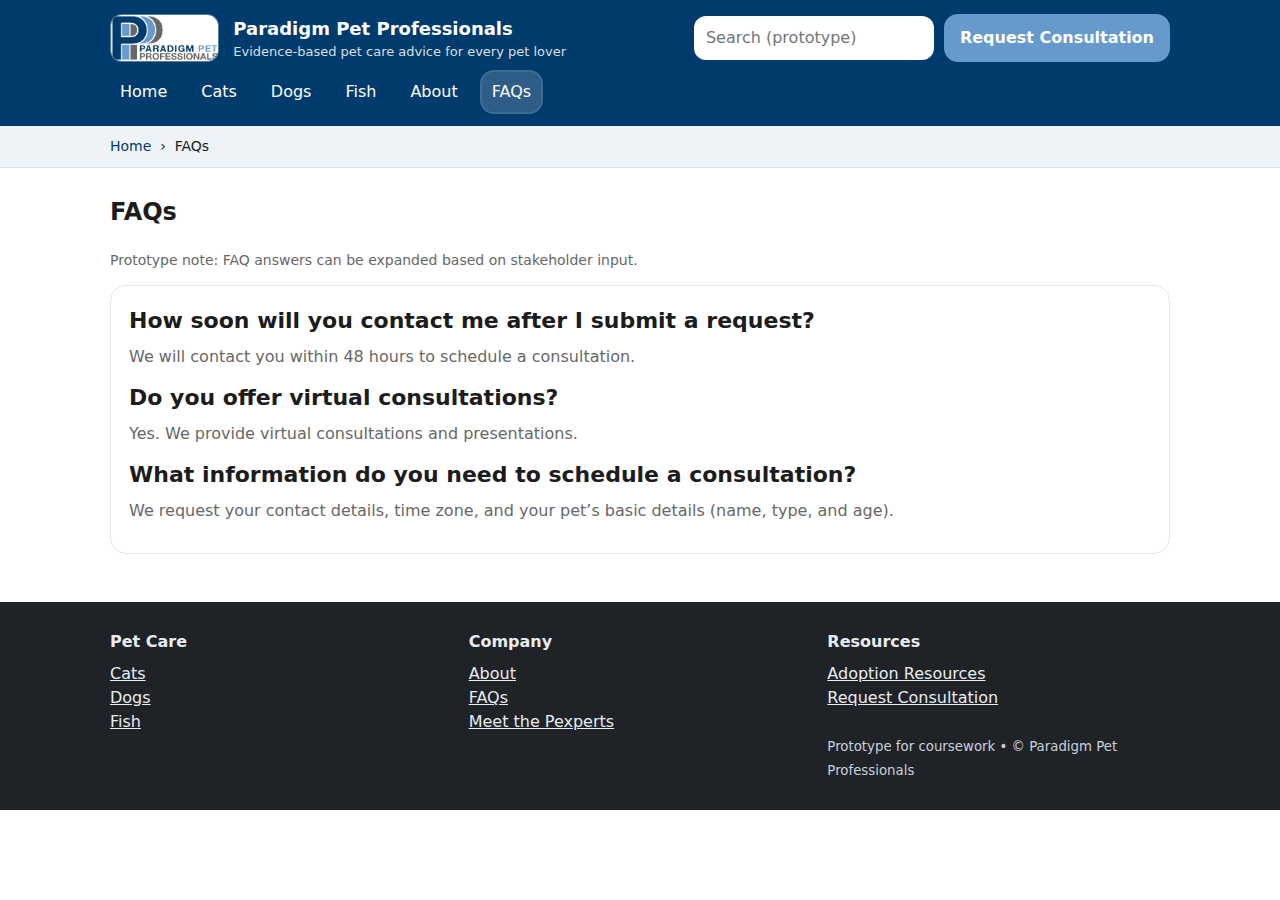
<file: faqs.html>
<!doctype html>
<html lang="en">
<head>
  <meta charset="utf-8">
  <meta name="viewport" content="width=device-width, initial-scale=1">
  <title>FAQs | Paradigm Pet Professionals</title>
  <link rel="stylesheet" href="styles.css">
</head>
<body>
<a class="skip-link" href="#main">Skip to content</a>
<header class="site-header">
  <div class="container header-row">
    <div class="brand" aria-label="Branding">
      <a class="brand" href="index.html">
        <img src="images/ppp-logo.png" alt="Paradigm Pet Professionals logo" class="logo">
      </a>
      <div>
        <h1>Paradigm Pet Professionals</h1>
        <p>Evidence-based pet care advice for every pet lover</p>
      </div>
    </div>
    <div class="actions" aria-label="Header actions">
      <input type="search" placeholder="Search (prototype)" aria-label="Search (prototype)">
      <a class="btn primary" href="contact.html">Request Consultation</a>
    </div>
  </div>
  <div class="container" style="margin-top:10px;">
    <nav class="primary nav-row" aria-label="Primary navigation">
      <a href="index.html">Home</a>
      <a href="cats.html">Cats</a>
      <a href="dogs.html">Dogs</a>
      <a href="fish.html">Fish</a>
      <a href="about.html">About</a>
      <a href="faqs.html" aria-current="page">FAQs</a>
    </nav>
  </div>
</header>
<div class="breadcrumbs" aria-label="Breadcrumbs">
  <div class="container">
    <a href="index.html">Home</a> &nbsp;›&nbsp; <span aria-current="page">FAQs</span>
  </div>
</div>
<main id="main" class="container">
<section class="section">
  <h2>FAQs</h2>
  <p class="form-note">Prototype note: FAQ answers can be expanded based on stakeholder input.</p>
  <article style="margin-top:14px;">
    <h3>How soon will you contact me after I submit a request?</h3>
    <p>We will contact you within 48 hours to schedule a consultation.</p>
    <h3>Do you offer virtual consultations?</h3>
    <p>Yes. We provide virtual consultations and presentations.</p>
    <h3>What information do you need to schedule a consultation?</h3>
    <p>We request your contact details, time zone, and your pet’s basic details (name, type, and age).</p>
  </article>
</section>
</main>
<footer>
  <div class="container footer-grid" aria-label="Footer">
    <div>
      <h4 style="margin:0 0 8px;">Pet Care</h4>
      <a href="cats.html">Cats</a><br>
      <a href="dogs.html">Dogs</a><br>
      <a href="fish.html">Fish</a>
    </div>
    <div>
      <h4 style="margin:0 0 8px;">Company</h4>
      <a href="about.html">About</a><br>
      <a href="faqs.html">FAQs</a><br>
      <a href="pexperts.html">Meet the Pexperts</a>
    </div>
    <div>
      <h4 style="margin:0 0 8px;">Resources</h4>
      <a href="adoption.html">Adoption Resources</a><br>
      <a href="contact.html">Request Consultation</a><br><br>
      <small>Prototype for coursework • © Paradigm Pet Professionals</small>
    </div>
  </div>
</footer>
<script src="script.js"></script>
</body>
</html>
</file>
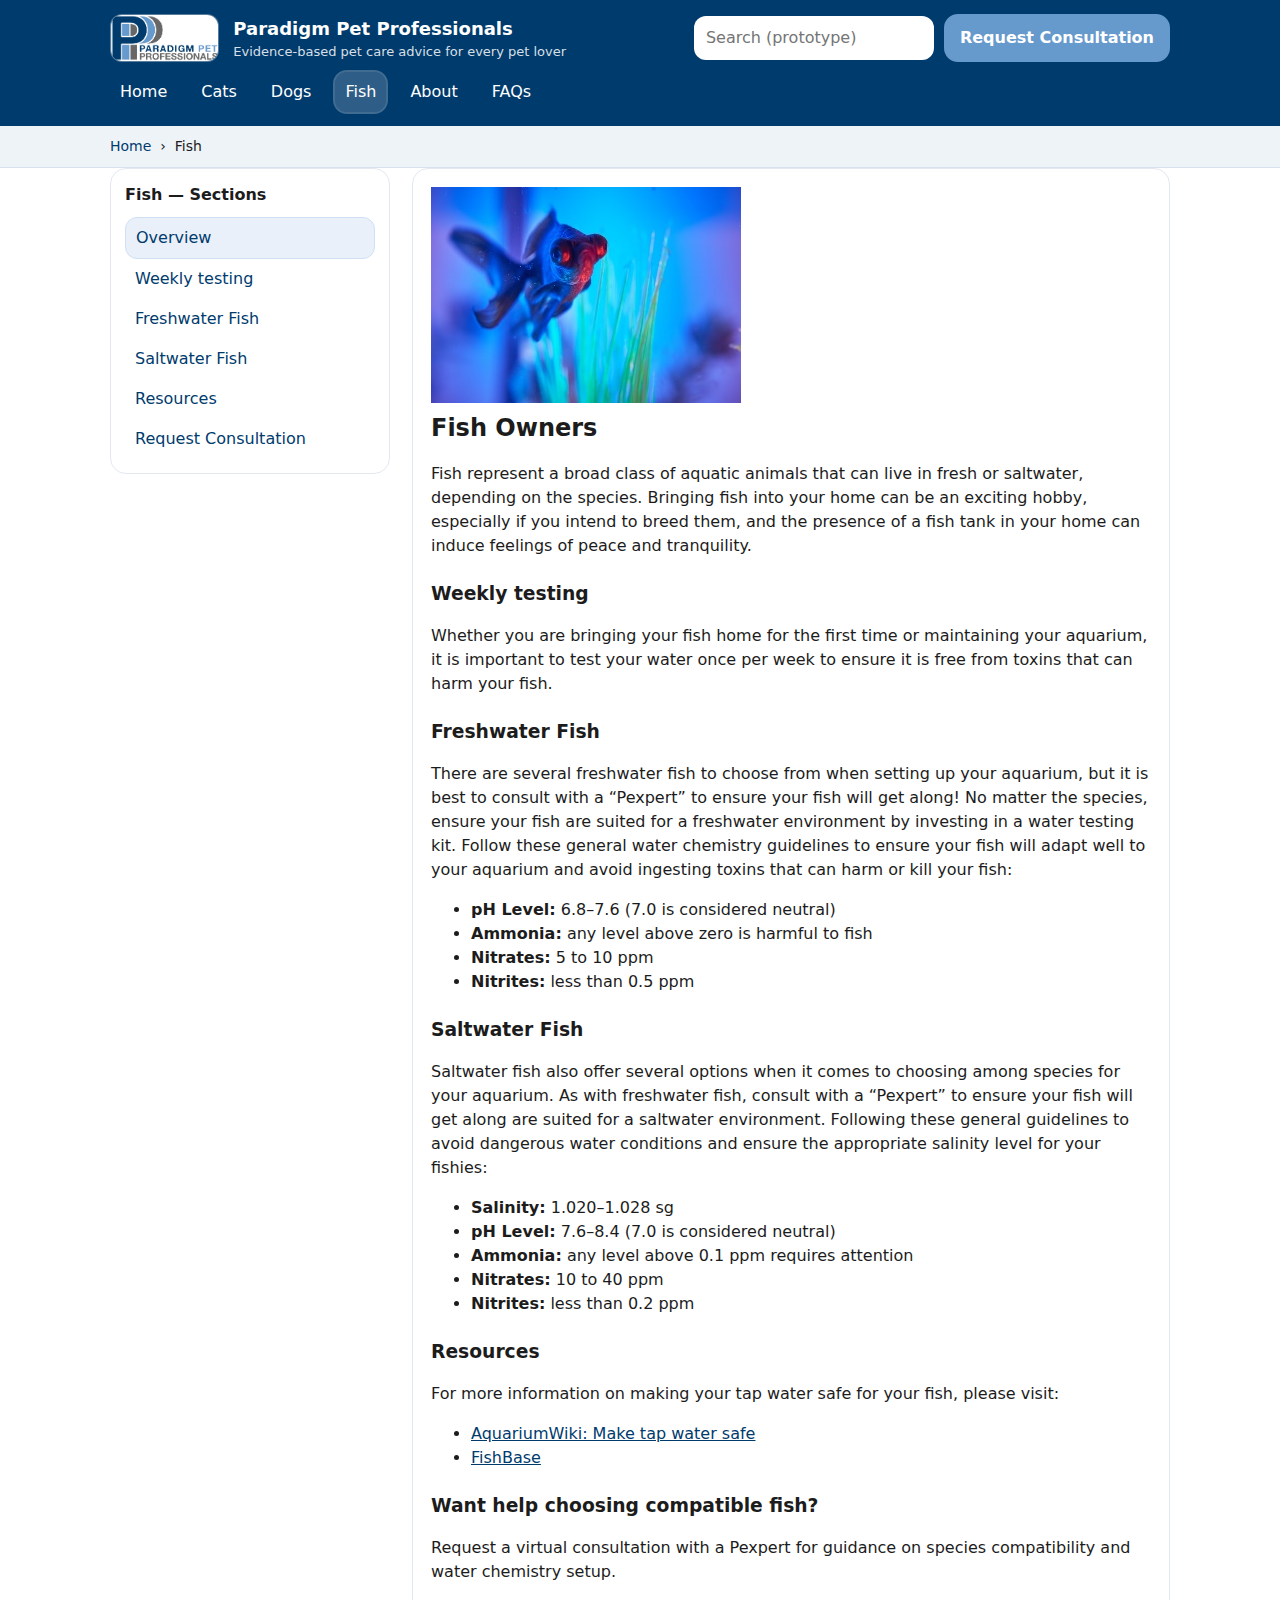
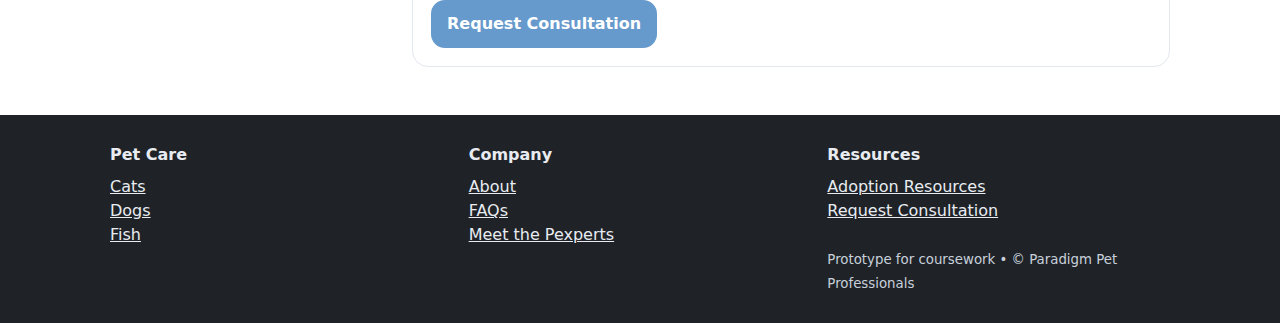
<file: fish.html>
<!doctype html>
<html lang="en">
<head>
  <meta charset="utf-8">
  <meta name="viewport" content="width=device-width, initial-scale=1">
  <title>Fish Owners | Paradigm Pet Professionals</title>
  <link rel="stylesheet" href="styles.css">
</head>
<body>
<a class="skip-link" href="#main">Skip to content</a>
<header class="site-header">
  <div class="container header-row">
    <div class="brand" aria-label="Branding">
      <a class="brand" href="index.html">
        <img src="images/ppp-logo.png" alt="Paradigm Pet Professionals logo" class="logo">
      </a>
      <div>
        <h1>Paradigm Pet Professionals</h1>
        <p>Evidence-based pet care advice for every pet lover</p>
      </div>
    </div>
    <div class="actions" aria-label="Header actions">
      <input type="search" placeholder="Search (prototype)" aria-label="Search (prototype)">
      <a class="btn primary" href="contact.html">Request Consultation</a>
    </div>
  </div>
  <div class="container" style="margin-top:10px;">
    <nav class="primary nav-row" aria-label="Primary navigation">
      <a href="index.html">Home</a>
      <a href="cats.html">Cats</a>
      <a href="dogs.html">Dogs</a>
      <a href="fish.html" aria-current="page">Fish</a>
      <a href="about.html">About</a>
      <a href="faqs.html">FAQs</a>
    </nav>
  </div>
</header>
<div class="breadcrumbs" aria-label="Breadcrumbs">
  <div class="container">
    <a href="index.html">Home</a> &nbsp;›&nbsp; <span aria-current="page">Fish</span>
  </div>
</div>
<main id="main" class="container">
<div class="two-col">
  <aside class="sidenav" aria-label="Secondary navigation (Fish)">
    <h4>Fish — Sections</h4>
    <a href="#intro">Overview</a>
    <a href="#weekly">Weekly testing</a>
    <a href="#fresh">Freshwater Fish</a>
    <a href="#salt">Saltwater Fish</a>
    <a href="#resources">Resources</a>
    <a href="#cta">Request Consultation</a>
  </aside>

  <article aria-label="Fish owners content">
    <section class="page-hero">
      <img src="images/fish-blue-tank.jpeg" alt="Fish in an aquarium" class="page-hero-img">
    </section>
    <h2 id="intro">Fish Owners</h2>
    <p>Fish represent a broad class of aquatic animals that can live in fresh or saltwater, depending on the species. Bringing fish into your home can be an exciting hobby, especially if you intend to breed them, and the presence of a fish tank in your home can induce feelings of peace and tranquility.</p>

    <h3 id="weekly">Weekly testing</h3>
    <p>Whether you are bringing your fish home for the first time or maintaining your aquarium, it is important to test your water once per week to ensure it is free from toxins that can harm your fish.</p>

    <h3 id="fresh">Freshwater Fish</h3>
    <p>There are several freshwater fish to choose from when setting up your aquarium, but it is best to consult with a “Pexpert” to ensure your fish will get along! No matter the species, ensure your fish are suited for a freshwater environment by investing in a water testing kit. Follow these general water chemistry guidelines to ensure your fish will adapt well to your aquarium and avoid ingesting toxins that can harm or kill your fish:</p>
    <ul>
      <li><strong>pH Level:</strong> 6.8–7.6 (7.0 is considered neutral)</li>
      <li><strong>Ammonia:</strong> any level above zero is harmful to fish</li>
      <li><strong>Nitrates:</strong> 5 to 10 ppm</li>
      <li><strong>Nitrites:</strong> less than 0.5 ppm</li>
    </ul>

    <h3 id="salt">Saltwater Fish</h3>
    <p>Saltwater fish also offer several options when it comes to choosing among species for your aquarium. As with freshwater fish, consult with a “Pexpert” to ensure your fish will get along are suited for a saltwater environment. Following these general guidelines to avoid dangerous water conditions and ensure the appropriate salinity level for your fishies:</p>
    <ul>
      <li><strong>Salinity:</strong> 1.020–1.028 sg</li>
      <li><strong>pH Level:</strong> 7.6–8.4 (7.0 is considered neutral)</li>
      <li><strong>Ammonia:</strong> any level above 0.1 ppm requires attention</li>
      <li><strong>Nitrates:</strong> 10 to 40 ppm</li>
      <li><strong>Nitrites:</strong> less than 0.2 ppm</li>
    </ul>

    <h3 id="resources">Resources</h3>
    <p>For more information on making your tap water safe for your fish, please visit:</p>
    <ul>
      <li><a href="http://www.theaquariumwiki.org/wiki/How_to_make_tap_water_safe_for_fish" target="_blank" rel="noreferrer">AquariumWiki: Make tap water safe</a></li>
      <li><a href="http://fishbase.org/home.htm" target="_blank" rel="noreferrer">FishBase</a></li>
    </ul>

    <h3 id="cta">Want help choosing compatible fish?</h3>
    <p>Request a virtual consultation with a Pexpert for guidance on species compatibility and water chemistry setup.</p>
    <a class="btn primary" href="contact.html">Request Consultation</a>
  </article>
</div>

</main>
<footer>
  <div class="container footer-grid" aria-label="Footer">
    <div>
      <h4 style="margin:0 0 8px;">Pet Care</h4>
      <a href="cats.html">Cats</a><br>
      <a href="dogs.html">Dogs</a><br>
      <a href="fish.html">Fish</a>
    </div>
    <div>
      <h4 style="margin:0 0 8px;">Company</h4>
      <a href="about.html">About</a><br>
      <a href="faqs.html">FAQs</a><br>
      <a href="pexperts.html">Meet the Pexperts</a>
    </div>
    <div>
      <h4 style="margin:0 0 8px;">Resources</h4>
      <a href="adoption.html">Adoption Resources</a><br>
      <a href="contact.html">Request Consultation</a><br><br>
      <small>Prototype for coursework • © Paradigm Pet Professionals</small>
    </div>
  </div>
</footer>
<script src="script.js"></script>
</body>
</html>
</file>
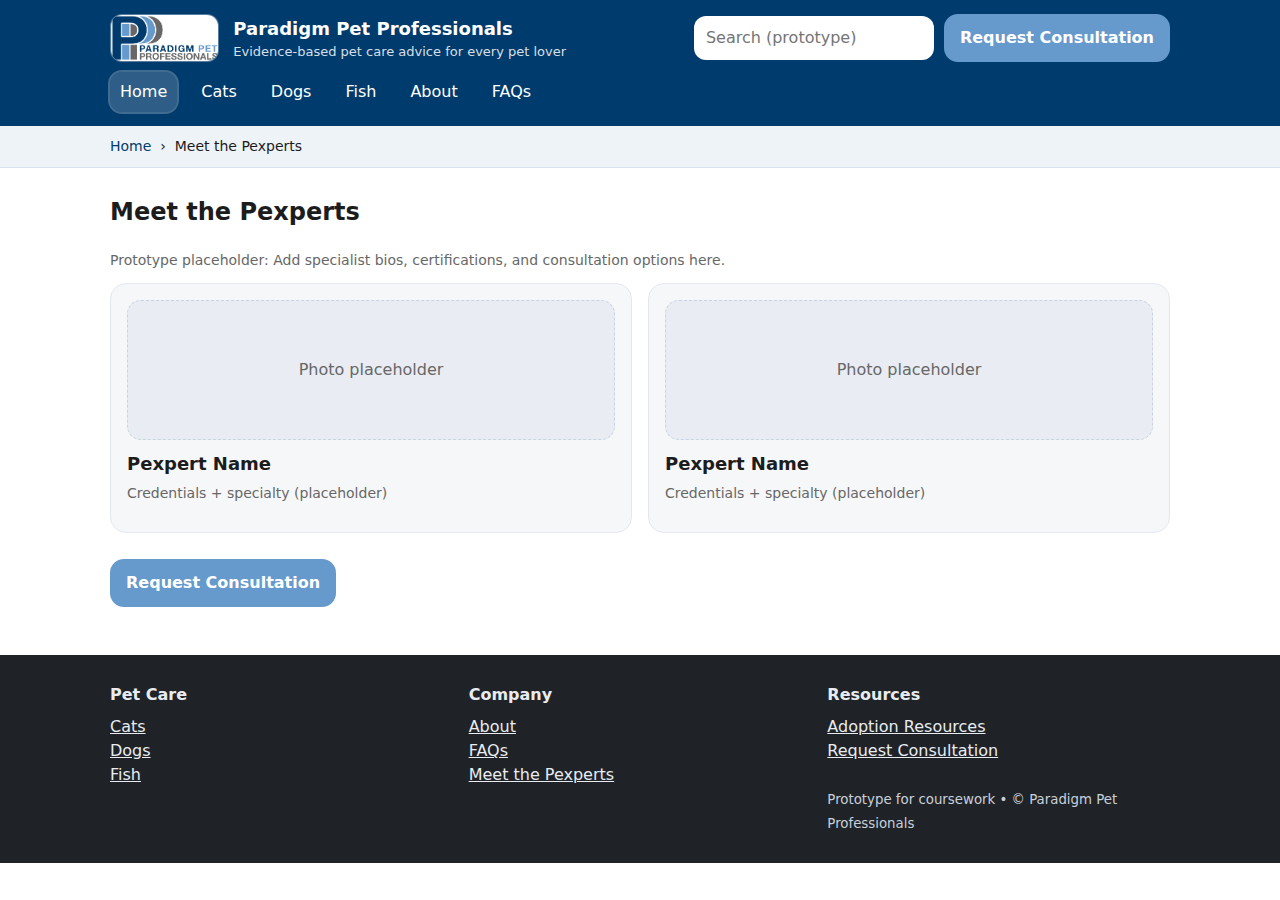
<file: pexperts.html>
<!doctype html>
<html lang="en">
<head>
  <meta charset="utf-8">
  <meta name="viewport" content="width=device-width, initial-scale=1">
  <title>Meet the Pexperts | Paradigm Pet Professionals</title>
  <link rel="stylesheet" href="styles.css">
</head>
<body>
<a class="skip-link" href="#main">Skip to content</a>
<header class="site-header">
  <div class="container header-row">
    <div class="brand" aria-label="Branding">
      <a class="brand" href="index.html">
        <img src="images/ppp-logo.png" alt="Paradigm Pet Professionals logo" class="logo">
      </a>
      <div>
        <h1>Paradigm Pet Professionals</h1>
        <p>Evidence-based pet care advice for every pet lover</p>
      </div>
    </div>
    <div class="actions" aria-label="Header actions">
      <input type="search" placeholder="Search (prototype)" aria-label="Search (prototype)">
      <a class="btn primary" href="contact.html">Request Consultation</a>
    </div>
  </div>
  <div class="container" style="margin-top:10px;">
    <nav class="primary nav-row" aria-label="Primary navigation">
      <a href="index.html" aria-current="page">Home</a>
      <a href="cats.html">Cats</a>
      <a href="dogs.html">Dogs</a>
      <a href="fish.html">Fish</a>
      <a href="about.html">About</a>
      <a href="faqs.html">FAQs</a>
    </nav>
  </div>
</header>
<div class="breadcrumbs" aria-label="Breadcrumbs">
  <div class="container">
    <a href="index.html">Home</a> &nbsp;›&nbsp; <span aria-current="page">Meet the Pexperts</span>
  </div>
</div>
<main id="main" class="container">
<section class="section">
  <h2>Meet the Pexperts</h2>
  <p class="form-note">Prototype placeholder: Add specialist bios, certifications, and consultation options here.</p>
  <div class="cards" style="grid-template-columns: repeat(2,1fr);">
    <div class="card">
      <div class="ph">Photo placeholder</div>
      <h4>Pexpert Name</h4>
      <p class="form-note">Credentials + specialty (placeholder)</p>
    </div>
    <div class="card">
      <div class="ph">Photo placeholder</div>
      <h4>Pexpert Name</h4>
      <p class="form-note">Credentials + specialty (placeholder)</p>
    </div>
  </div>
  <div class="section">
    <a class="btn primary" href="contact.html">Request Consultation</a>
  </div>
</section>
</main>
<footer>
  <div class="container footer-grid" aria-label="Footer">
    <div>
      <h4 style="margin:0 0 8px;">Pet Care</h4>
      <a href="cats.html">Cats</a><br>
      <a href="dogs.html">Dogs</a><br>
      <a href="fish.html">Fish</a>
    </div>
    <div>
      <h4 style="margin:0 0 8px;">Company</h4>
      <a href="about.html">About</a><br>
      <a href="faqs.html">FAQs</a><br>
      <a href="pexperts.html">Meet the Pexperts</a>
    </div>
    <div>
      <h4 style="margin:0 0 8px;">Resources</h4>
      <a href="adoption.html">Adoption Resources</a><br>
      <a href="contact.html">Request Consultation</a><br><br>
      <small>Prototype for coursework • © Paradigm Pet Professionals</small>
    </div>
  </div>
</footer>
<script src="script.js"></script>
</body>
</html>
</file>
<file: styles.css>
/* Paradigm Pet Professionals - Interactive Prototype (Static)
Brand colors (UI specs): #003B6D, #6699CC, #676767, #BDBDBD
*/
:root{
  --midnight:#003B6D; --sky:#6699CC; --gray:#676767; --silver:#BDBDBD;
  --bg:#ffffff; --card:#f6f7f9; --text:#1c1c1c; --max:1100px; --radius:16px;
}
*{box-sizing:border-box}
html{scroll-behavior:smooth}
body{margin:0;font-family:system-ui,-apple-system,Segoe UI,Roboto,Arial,sans-serif;color:var(--text);background:var(--bg);line-height:1.5}
a{color:var(--midnight)} a:hover{color:var(--sky)}
.container{max-width:var(--max);margin:0 auto;padding:0 20px}
.skip-link{position:absolute;left:-9999px;top:10px;background:#fff;padding:10px 12px;border:2px solid var(--midnight);border-radius:12px}
.skip-link:focus{left:20px;z-index:1000}
header.site-header{background:var(--midnight);color:#fff;padding:14px 0}
.brand{display:flex;align-items:center;gap:14px}
.logo{width:auto;height:48px;border-radius:12px;background:rgba(255,255,255,.12);display:grid;place-items:center;border:1px solid rgba(255,255,255,.25);font-weight:700}
.brand h1{font-size:18px;margin:0}
.brand p{margin:0;font-size:13px;color:rgba(255,255,255,.85)}
.header-row{display:flex;align-items:center;justify-content:space-between;gap:18px}
.nav-row{display:flex;align-items:center;gap:14px;flex-wrap:wrap}
nav.primary a{color:#fff;text-decoration:none;padding:8px 10px;border-radius:12px}
nav.primary a[aria-current="page"]{background:rgba(255,255,255,.18);outline:2px solid rgba(255,255,255,.25)}
.actions{display:flex;align-items:center;gap:10px}
.actions input[type="search"]{width:240px;max-width:38vw;padding:10px 12px;border-radius:12px;border:0}
.btn{display:inline-flex;align-items:center;justify-content:center;padding:10px 14px;border-radius:14px;border:2px solid var(--sky);background:transparent;color:#fff;text-decoration:none;font-weight:650}
.btn.primary{background:var(--sky);border-color:var(--sky);color:#fff}
.breadcrumbs{background:#eef3f8;border-bottom:1px solid #d8e2ee;font-size:14px}
.breadcrumbs .container{padding:10px 20px}
.breadcrumbs a{text-decoration:none}
main{padding:26px 0 50px}
.hero{background:linear-gradient(0deg,#f4f7fb,#ffffff);border:1px solid #e2e8f2;border-radius:var(--radius);padding:26px;display:grid;grid-template-columns:1.2fr .8fr;gap:20px}
.hero h2{margin:0 0 10px;font-size:34px}
.hero p{margin:0 0 12px;color:var(--gray)}
.hero .cta{display:flex;gap:12px;flex-wrap:wrap;margin-top:12px}
.hero .jump{margin-top:14px;padding:12px 14px;border-radius:14px;background:#fff;border:1px solid #e2e8f2;font-size:14px}
.hero .jump a{margin-right:14px}
.hero .img{border-radius:var(--radius);border:1px dashed #c8d4e3;background:#f1f4f8;display:grid;place-items:center;color:var(--gray);min-height:260px}
.section{margin-top:26px}
.section h3{margin:0 0 8px;font-size:22px}
.section p{margin:0 0 12px;color:var(--gray)}
.cards{display:grid;grid-template-columns:repeat(3,1fr);gap:16px}
.card{background:var(--card);border:1px solid #e3e8f0;border-radius:var(--radius);padding:16px}
.card .ph{height:140px;border-radius:14px;background:#e9edf3;border:1px dashed #c8d4e3;display:grid;place-items:center;color:var(--gray);margin-bottom:10px}
.card h4{margin:6px 0 6px;font-size:18px}
.card a.btn{color:var(--midnight);border-color:var(--sky);background:#fff}
.callout{background:#f4f7fb;border:1px solid #dbe4ef;border-radius:var(--radius);padding:16px;display:flex;align-items:center;justify-content:space-between;gap:14px}
.callout a.btn{color:var(--midnight);background:#fff}
.two-col{display:grid;grid-template-columns:280px 1fr;gap:22px;align-items:start}
.sidenav{position:sticky;top:12px;border:1px solid #e3e8f0;border-radius:var(--radius);padding:14px;background:#fff}
.sidenav h4{margin:0 0 10px}
.sidenav a{display:block;padding:8px 10px;border-radius:12px;text-decoration:none}
.sidenav a:hover{background:#f3f6fa}
.sidenav a.active{background:#e9f0fa;border:1px solid #cfe0f4}
article{border:1px solid #e3e8f0;border-radius:var(--radius);padding:18px;background:#fff}
article h2{margin:0 0 8px} article h3{margin:22px 0 6px} article ul{margin:8px 0 14px}
form{display:grid;gap:12px}
label{font-weight:650}
input,select{width:100%;padding:10px 12px;border-radius:12px;border:1px solid #cdd7e5;font:inherit}
fieldset{border:1px solid #e3e8f0;border-radius:var(--radius);padding:14px}
legend{font-weight:750}
.form-row{display:grid;grid-template-columns:repeat(2,1fr);gap:12px}
.form-note{color:var(--gray);font-size:14px}
footer{background:#1f2328;color:#e8ecf1;padding:28px 0;margin-top: 48px}
footer a{color:#e8ecf1}
.footer-grid{display:grid;grid-template-columns:repeat(3,1fr);gap:16px}
small{color:#c8d0db}
@media (max-width:980px){.hero{grid-template-columns:1fr}.cards{grid-template-columns:1fr}.two-col{grid-template-columns:1fr}.actions input[type="search"]{width:100%}}
</file>
